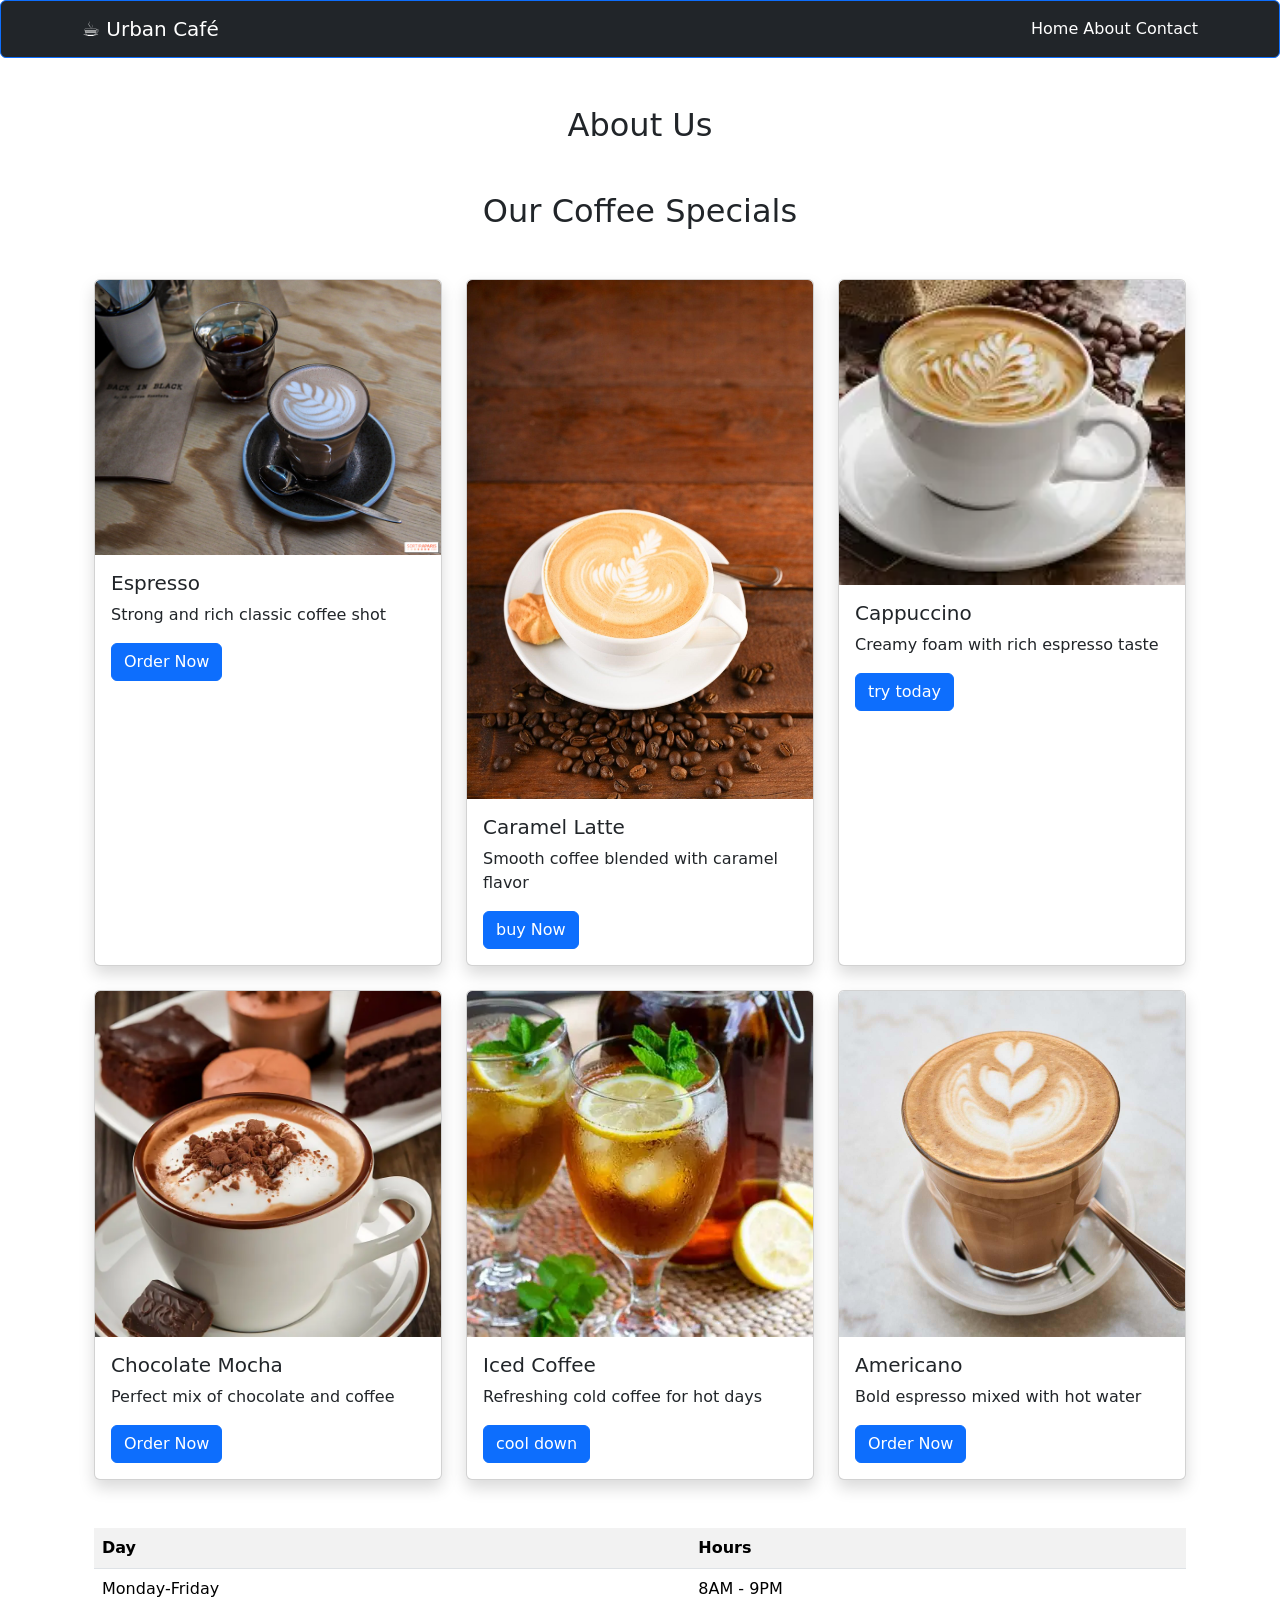
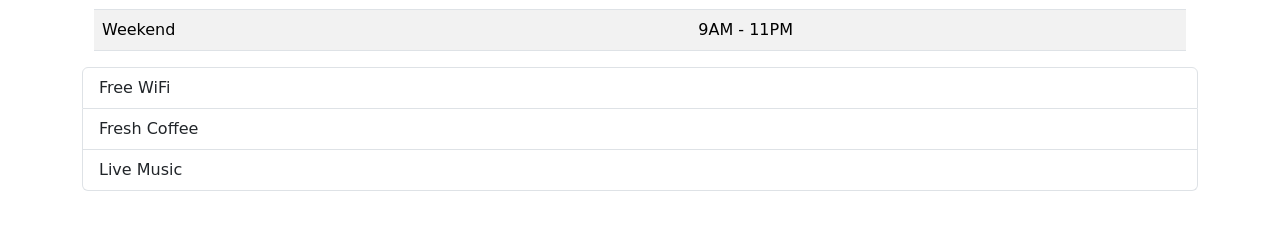
<file: about.html>
<!DOCTYPE html>
<html lang="en">
<head>
    <meta charset="UTF-8">
    <meta name="viewport" content="width=device-width, initial-scale=1.0">
    <title>coffee shop</title>
    <link rel="stylesheet" href="assests\style.css">
    <link href="https://cdn.jsdelivr.net/npm/bootstrap@5.3.8/dist/css/bootstrap.min.css" rel="stylesheet">
</head>
<body>


<nav class="navbar navbar-expand-lg navbar-dark bg-dark btn btn-primary">
    <div class="container d-flex justify-content-between">
      <a class="navbar-brand" href="#">☕ Urban Café</a>

      <div>
        <a class="nav-link d-inline text-white" href="index.html">Home</a>
        <a class="nav-link d-inline text-white" href="about.html">About</a>
        <a class="nav-link d-inline text-white" href="contact.html">Contact</a>
      </div>
    </div>
</nav>
<section class="container py-5">

<h2 class="text-center mb-4">
  About Us
</h2>

<div class="container mt-5">

  <h2 class="text-center mb-5">
    Our Coffee Specials
  </h2>

  <div class="row g-4">

    <!-- Card 1 -->
    <div class="col-md-4">

      <div class="card shadow h-100">

        <img src="assests\images\511143-back-in-black-coffee-shop-les-photos.jpg"
        class="card-img-top coffee-img"
        alt="Espresso">

        <div class="card-body">

          <h5 class="card-title">
            Espresso
          </h5>

          <p class="card-text">
            Strong and rich classic coffee shot
          </p>

          <a href="contact.html" class="btn btn-primary">Order Now</a>

        </div>
      </div>
    </div>

    <!-- Card 2 -->
    <div class="col-md-4">

      <div class="card shadow h-100">

        <img src="white cofee.jpeg"
        class="card-img-top coffee-img"
        alt="Latte">

        <div class="card-body">

          <h5 class="card-title">
            Caramel Latte
          </h5>

          <p class="card-text">
            Smooth coffee blended with caramel flavor
          </p>

          <a href="contact.html" class="btn btn-primary">buy Now</a>

        </div>
      </div>
    </div>

    <!-- Card 3 -->
    <div class="col-md-4">

      <div class="card shadow h-100">

        <img src="assests\cappuchino.webp"
        class="card-img-top coffee-img"
        alt="Cappuccino">

        <div class="card-body">

          <h5 class="card-title">
            Cappuccino
          </h5>

          <p class="card-text">
            Creamy foam with rich espresso taste
          </p>

          <a href="contact.html" class="btn btn-primary">try today</a>

        </div>
      </div>
    </div>

    <!-- Card 4 -->
    <div class="col-md-4">

      <div class="card shadow h-100">

        <img src="assests\mocha.webp"
        class="card-img-top coffee-img"
        alt="Mocha">

        <div class="card-body">

          <h5 class="card-title">
            Chocolate Mocha
          </h5>

          <p class="card-text">
            Perfect mix of chocolate and coffee
          </p>

          <a href="contact.html" class="btn btn-primary">Order Now</a>

        </div>
      </div>
    </div>

    <!-- Card 5 -->
    <div class="col-md-4">

      <div class="card shadow h-100">

        <img src="assests\iced tea.webp"
        class="card-img-top coffee-img"
        alt="Iced Coffee">

        <div class="card-body">

          <h5 class="card-title">
            Iced Coffee
          </h5>

          <p class="card-text">
            Refreshing cold coffee for hot days
          </p>

          <a href="contact.html" class="btn btn-primary">cool down</a>

        </div>
      </div>
    </div>

    <!-- Card 6 -->
    <div class="col-md-4">

      <div class="card shadow h-100">

        <img src="caramel.jpeg"
        class="card-img-top coffee-img"
        alt="Americano">

        <div class="card-body">

          <h5 class="card-title">
            Americano
          </h5>

          <p class="card-text">
            Bold espresso mixed with hot water
          </p>

          <a href="contact.html" class="btn btn-primary">Order Now</a>

        </div>
      </div>
    </div>

  </div>

</div>

<div class="container mt-5">
<table class="table  table-striped  btn-primary">

<tr>
<th>Day</th>
<th>Hours</th>
</tr>

<tr>
<td>Monday-Friday</td>
<td>8AM - 9PM</td>
</tr>

<tr>
<td>Weekend</td>
<td>9AM - 11PM</td>
</tr>

</table>
</div>
<ul class="list-group">

<li class="list-group-item">
Free WiFi
</li>

<li class="list-group-item">
Fresh Coffee
</li>

<li class="list-group-item">
Live Music
</li>

</ul>
</file>
